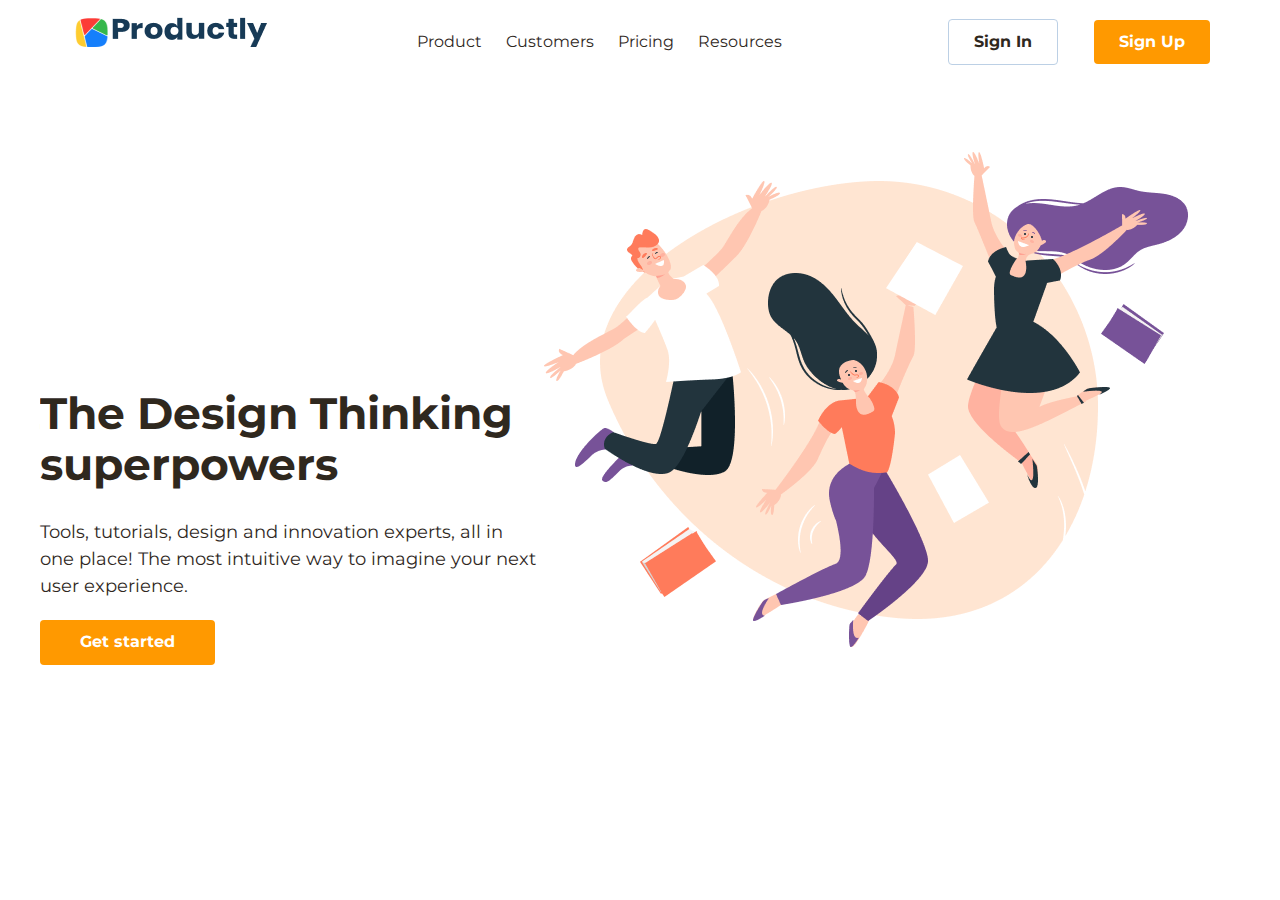
<file: index.html>
<!DOCTYPE html>
<html lang="en">
<head>
    <meta charset="UTF-8">
    <!-- <meta http-equiv="X-UA-Compatible" content="IE=edge"> -->
    <meta name="viewport" content="width=device-width, initial-scale=1.0">
    <link rel="stylesheet" href="https://fonts.googleapis.com/css?family=Montserrat">
    <title>Productly site</title>
    <link rel="stylesheet" href="./css/style.css">
</head>
<body>
    <!-- header -->
    <header class="page-header">
        <nav class="container">
            <div class="logo">
                <img src="./assets/logo-icon.png" alt="Logo icon">
                <img src="./assets/productly.png" alt="Logo icon">
            </div>
    
            <ul class="nav-list">
                <li class="list-item">
                    <a href="#">Product</a>
                </li>
                <li class="list-item">
                    <a href="#">Customers</a>
                </li>
                <li class="list-item">
                    <a href="#">Pricing</a>
                </li>
                <li class="list-item">
                    <a href="#">Resources</a>
                </li>
            </ul>
    
            <div class="nav-button">
                <button type="button" class="btn-in">Sign In</button>
                <button type="button" class="btn-up">Sign Up</button>
    
            </div>
    
            <!-- <ul class="nav-button">
                    <li class="nav-button">
                        <button type="button" class="btn-in">Sign In</button>
                    </li>
                    <li class="nav-button">
                        <button type="button" class="btn-up">Sign Up</button>
                    </li>
                </ul> -->
        </nav>
    </header>
    <!-- main  -->
    <main class="">
        <div class="container">
            <section class="main-section">
                <div class="left-side">
                    <h1 class="main-title">The Design Thinking superpowers</h1>
                    <p class="main-description">
                        Tools, tutorials, design and innovation experts, all in one place! The most intuitive way to imagine
                        your
                        next user
                        experience.
                    </p>
                    <button type="button" class="start-btn">Get started</button>
                </div>
                <div class="right-side">
                    <p><img src="./assets/peope.png" alt="Peope"></p>
                </div>
            </section>
        </div>
    </main>
</body>
</html>
</file>
<file: css/style.css>
@import url(../css/_normalize.css);
@import url(../css/_vars.css);

html,
body {
    font-family: var(--main-font-family);
    color: var(--main-text-color);
    margin: 0;
}

* {
    margin: 0;
    padding: 0;
    list-style: none;
    text-decoration: none;
}

/* header main */

.container {
    max-width: 1200px;
    margin: 0 auto;
    margin: 0 auto;
}

.page-header {
    max-height: 80px;
    text-align: center;
    padding: 17px 0;
    margin-bottom: 70px;
}

.logo {
    text-align: center;
    width: 200px;
}

/* navigation */
.logo,
.nav-list,
.nav-button {
    display: inline-block;
}


.nav-list {
    font-size: 16px;
    padding: 0 142px;
}

.list-item {
    text-align: center;
    display: inline-block;
    font-size: 16px;
    padding-right: 20px;
}

.list-item>a {
    color: var(--main-text-color)
}


.list-item>a:hover {
    color: #FF9900;
}

/* buttons */
.nav-button {
    text-align: right;
    display: inline-block;
}

.btn-in,
.btn-up {
    font-weight: bold;
    border-radius: 4px;
    padding: 13px 25px;
}

.btn-in {
    color: var(--main-text-color);
    background: #ffffff;
    border: 1px solid #BCD0E5;
}

.btn-up {
    color: #ffffff;
    background: #FF9900;
    border: none;
    margin-left: 32px;
}

/* main */

.main-section {
    display: inline-block;
}

/* left side */

.left-side {
    max-width: 500px;
    margin: 0;
    padding: 97px 0 97px;
    display: inline-block;
    /* float: left; */
    /* padding-right: 56px; */
}

.main-title {
    font-size: 44px;
    margin: 0;
}

.main-description {
    font-size: 18px;
    margin-top: 30px;
    line-height: 1.5;
}

.start-btn {
    font-weight: bold;
    color: #ffffff;
    background: #FF9900;
    padding: 13px 40px;
    border: none;
    border-radius: 4px;
    margin-top: 20px;
}

/* right side */

.right-side {
    width: 644px;
    height: 495px;
}

.left-side,
.right-side {
    display: inline-block;
}
</file>
